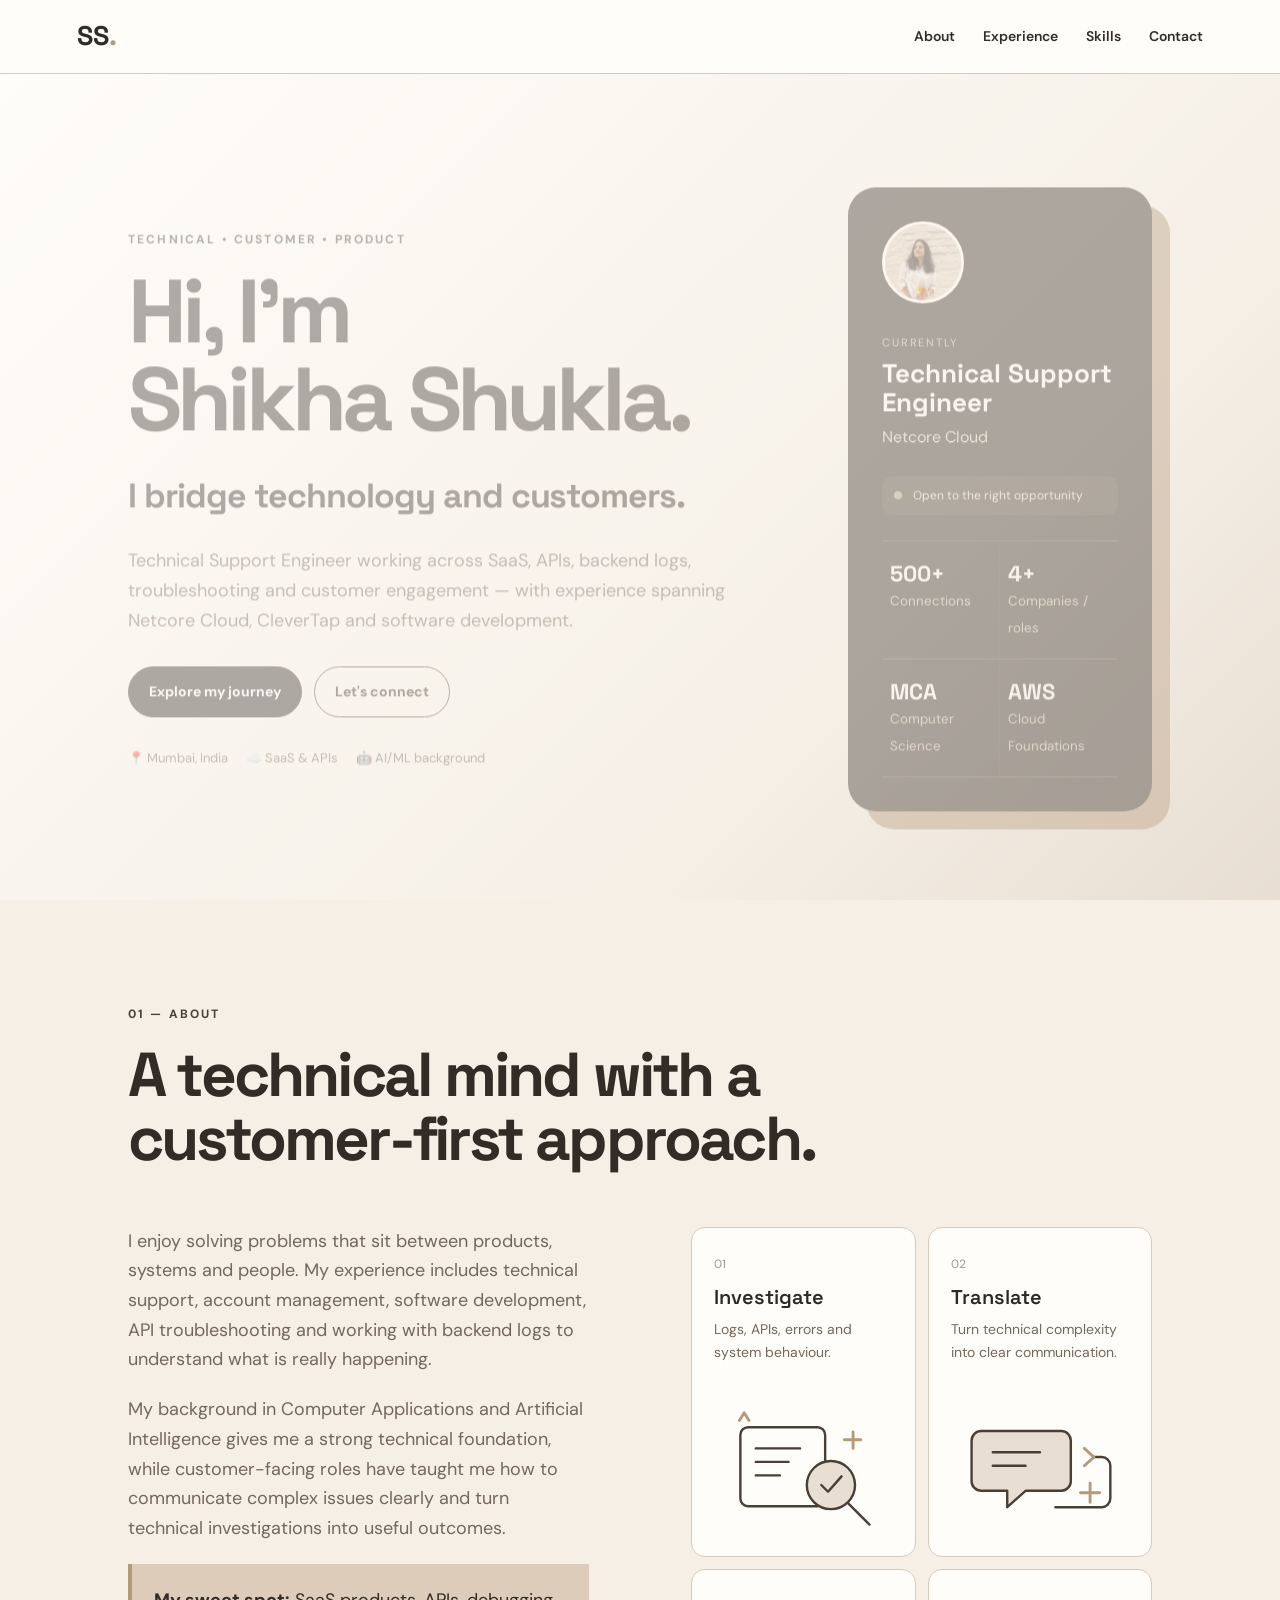
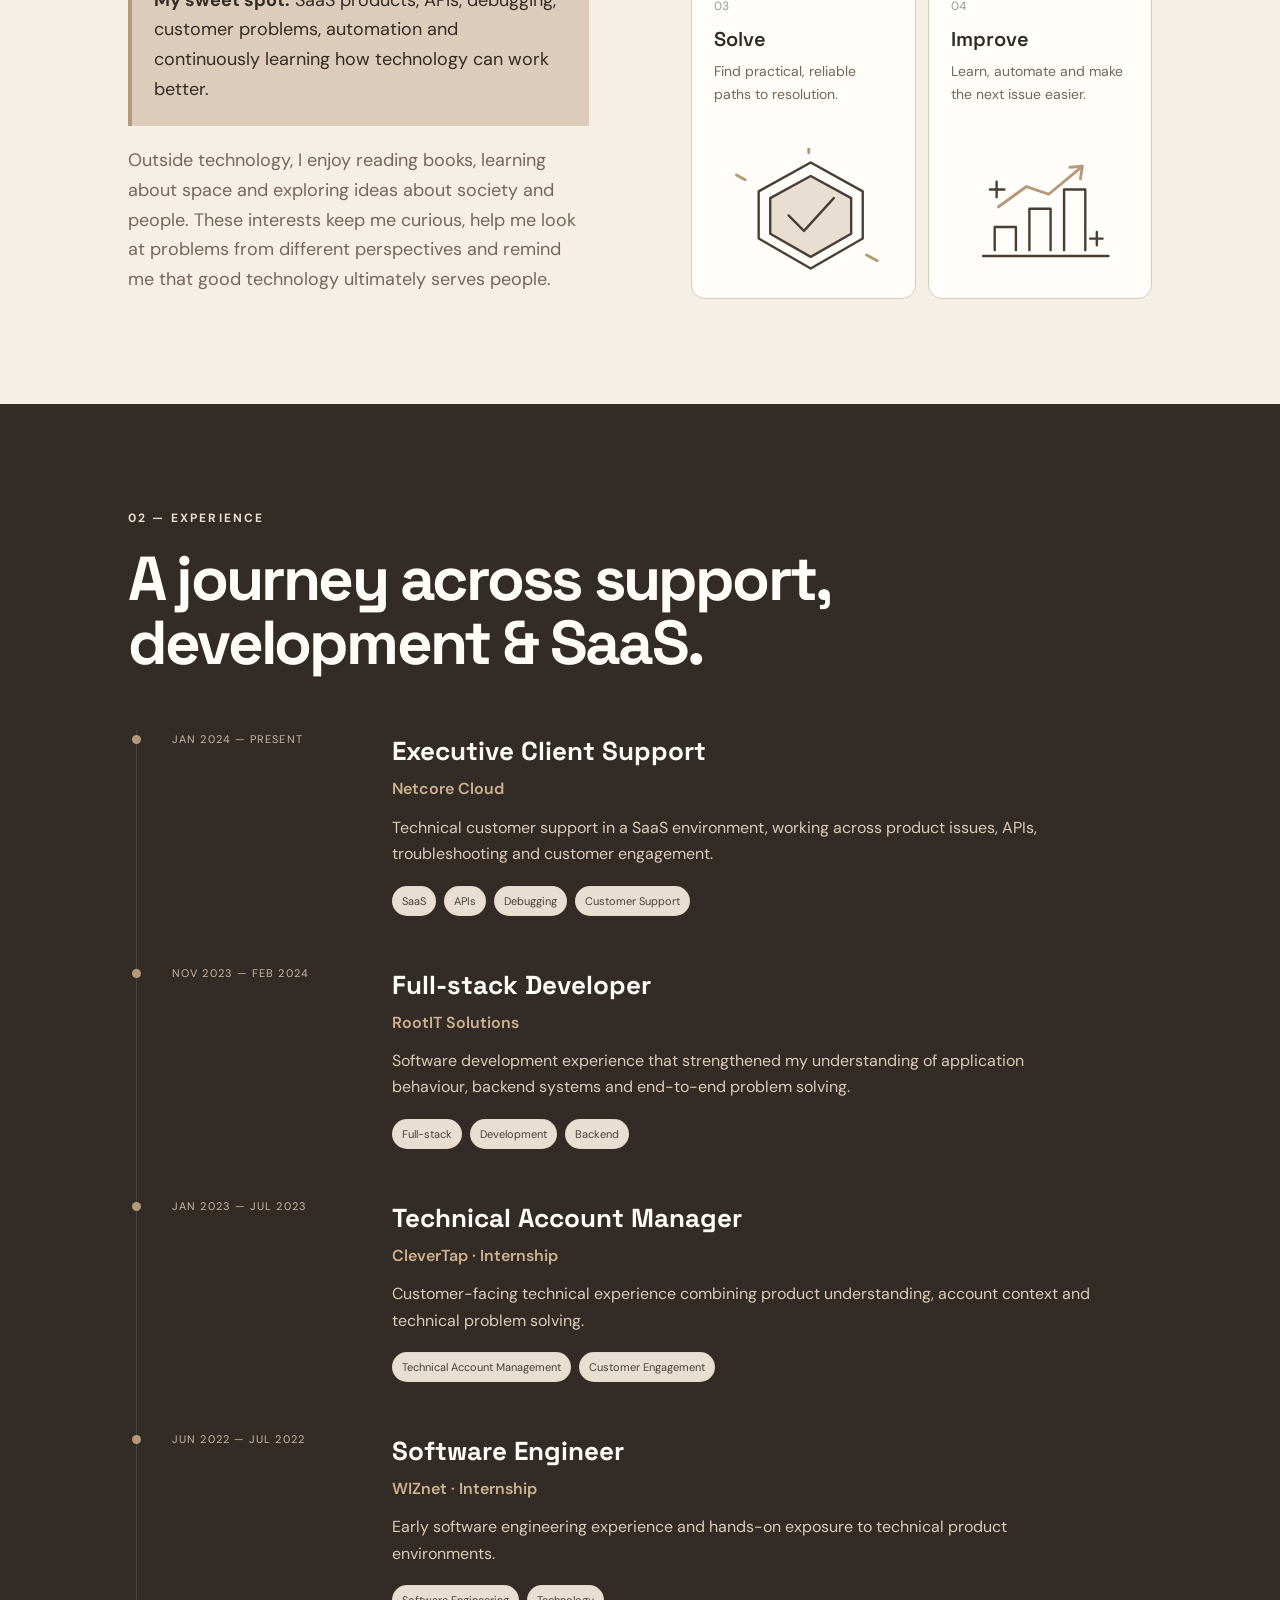
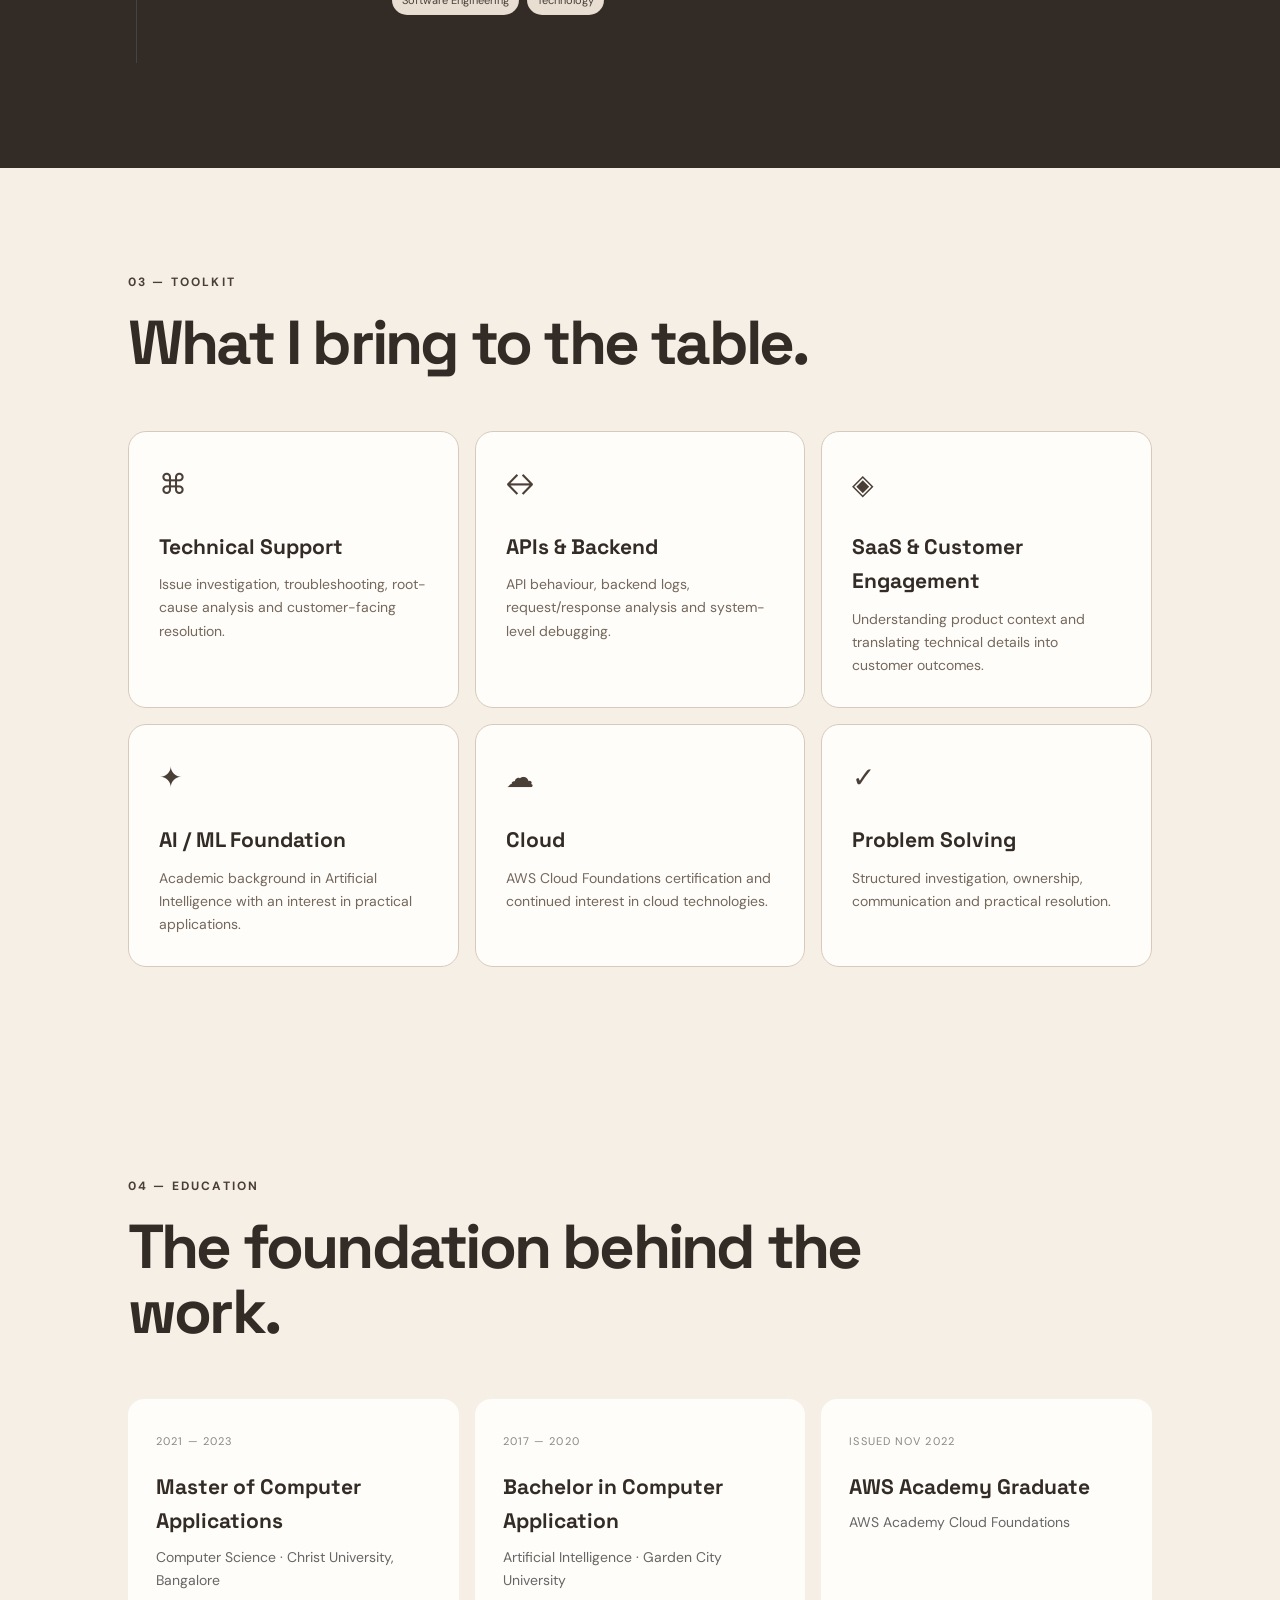
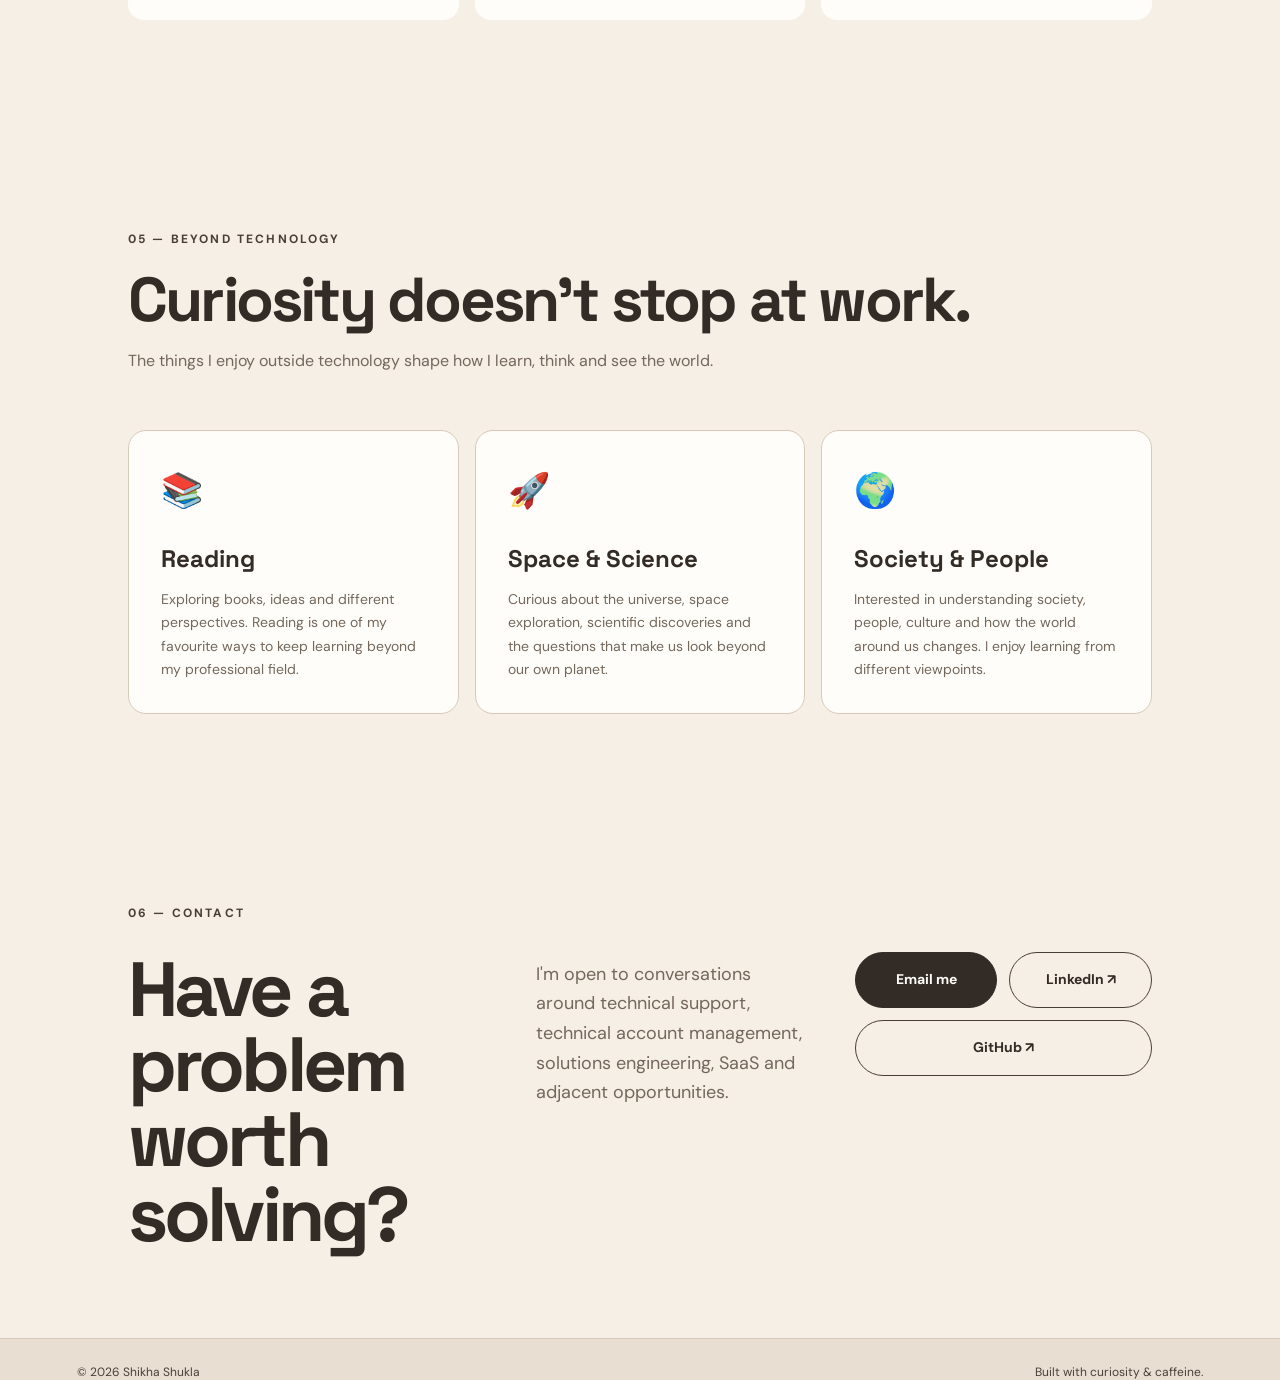
<file: index.html>
<!DOCTYPE html>
<html lang="en">
<head>
  <meta charset="UTF-8" />
  <meta name="viewport" content="width=device-width, initial-scale=1.0" />
  <meta http-equiv="refresh" content="0; url=shikha_profile.html" />
  <title>Shikha Shukla | Portfolio</title>
</head>
<body>
  <p>Redirecting to <a href="shikha_profile.html">Shikha Shukla's portfolio</a>...</p>
</body>
</html>
</file>
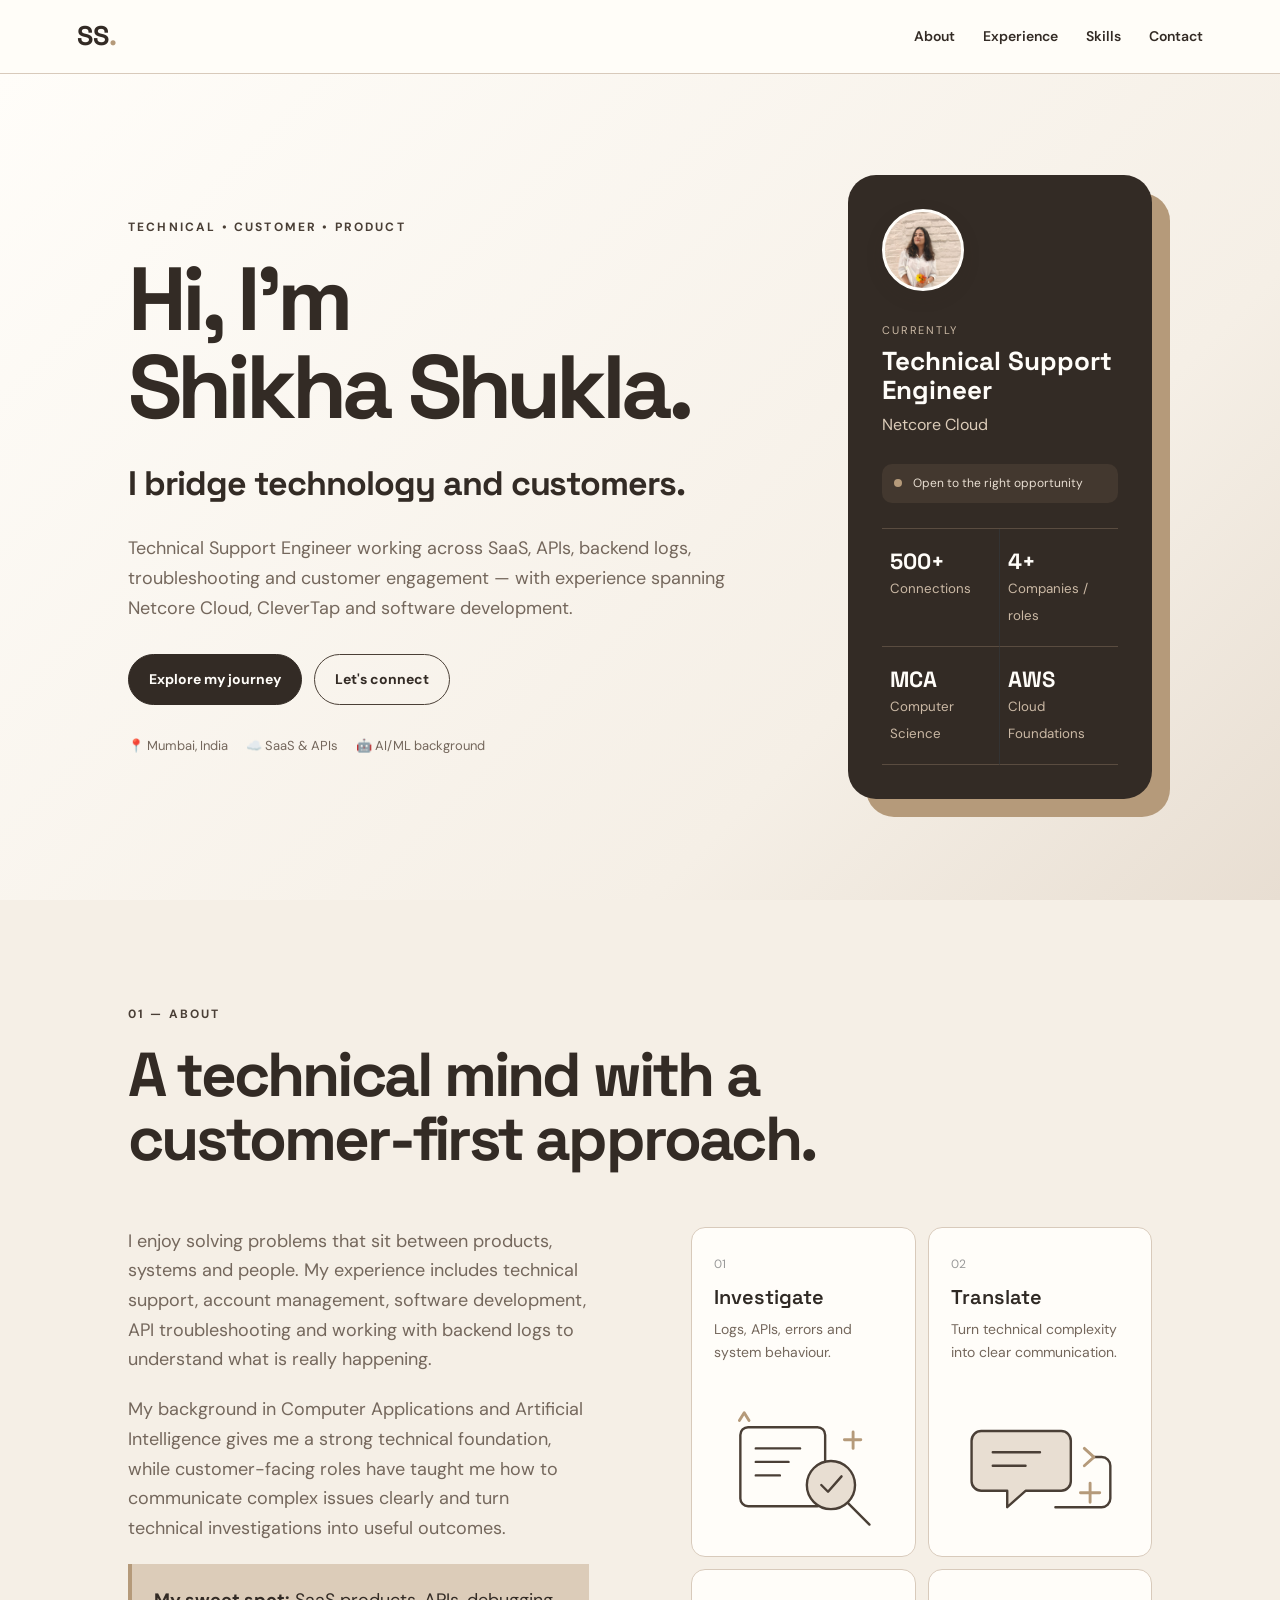
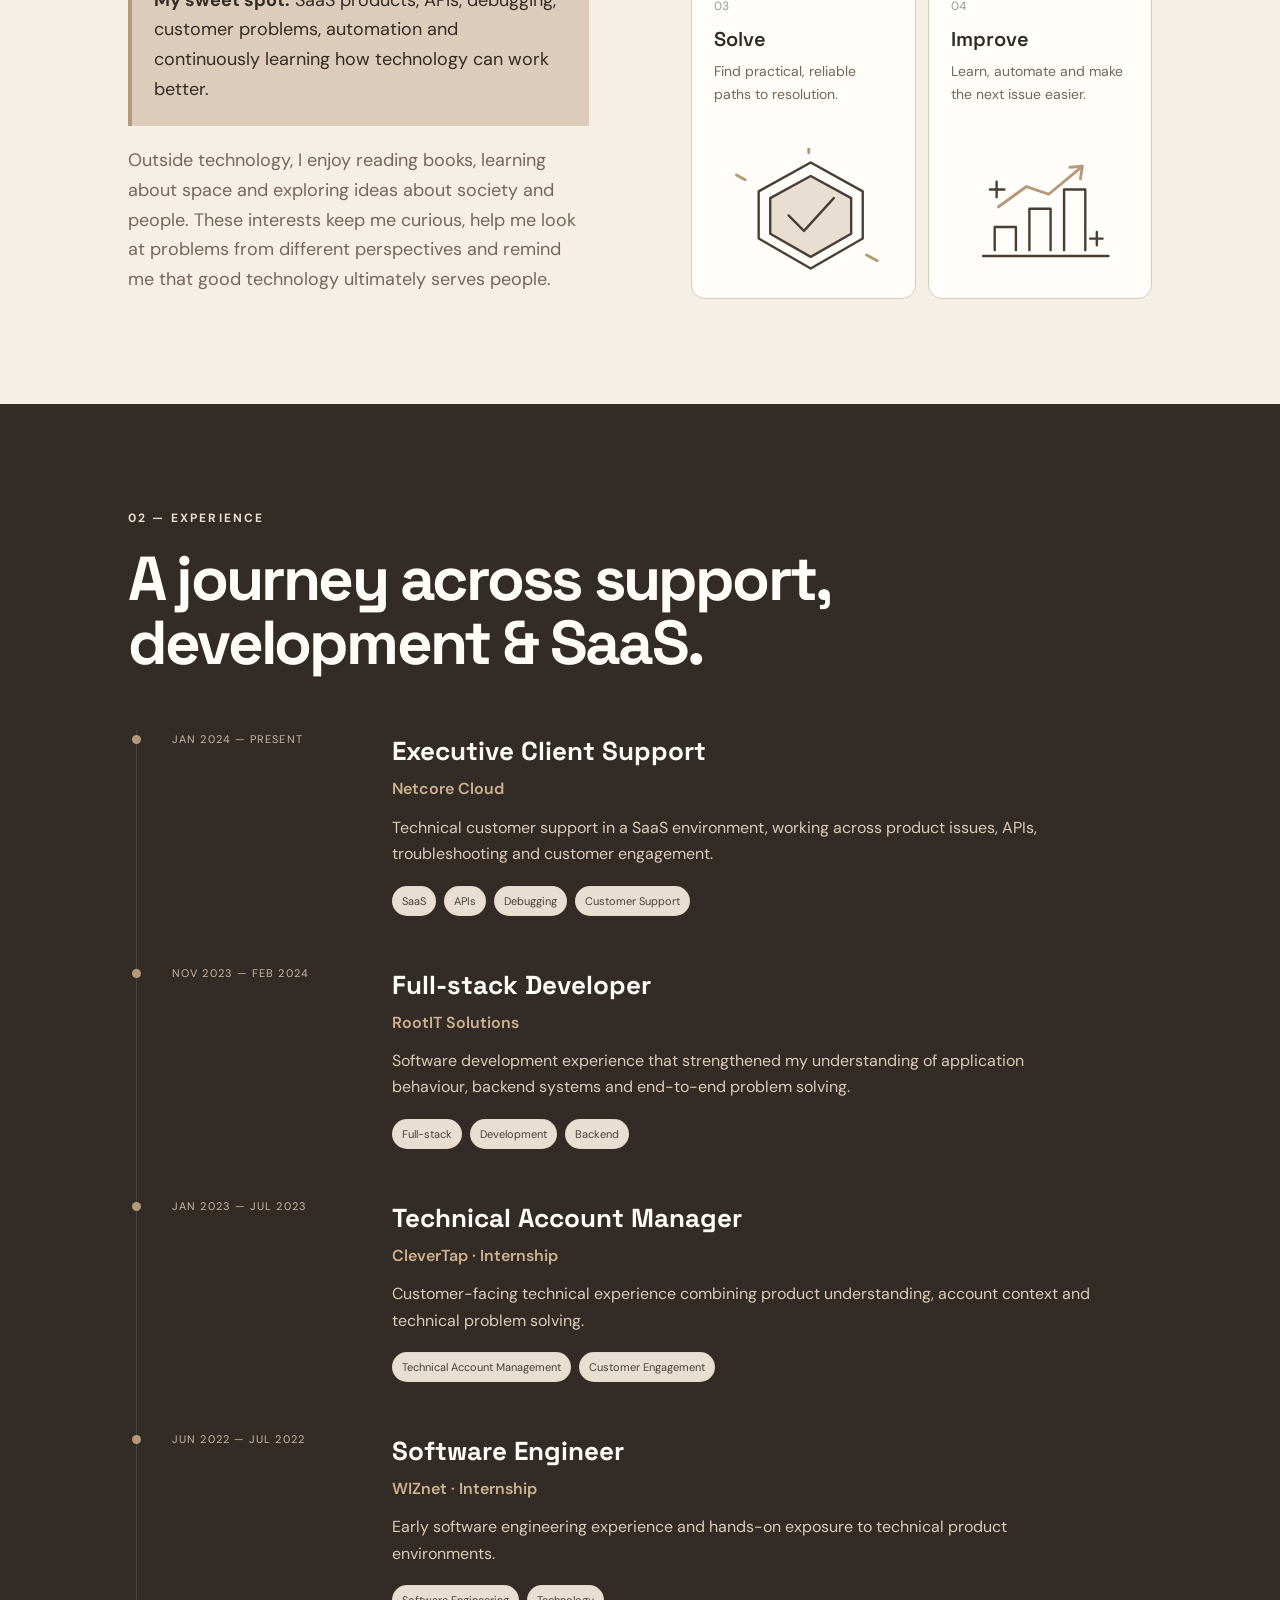
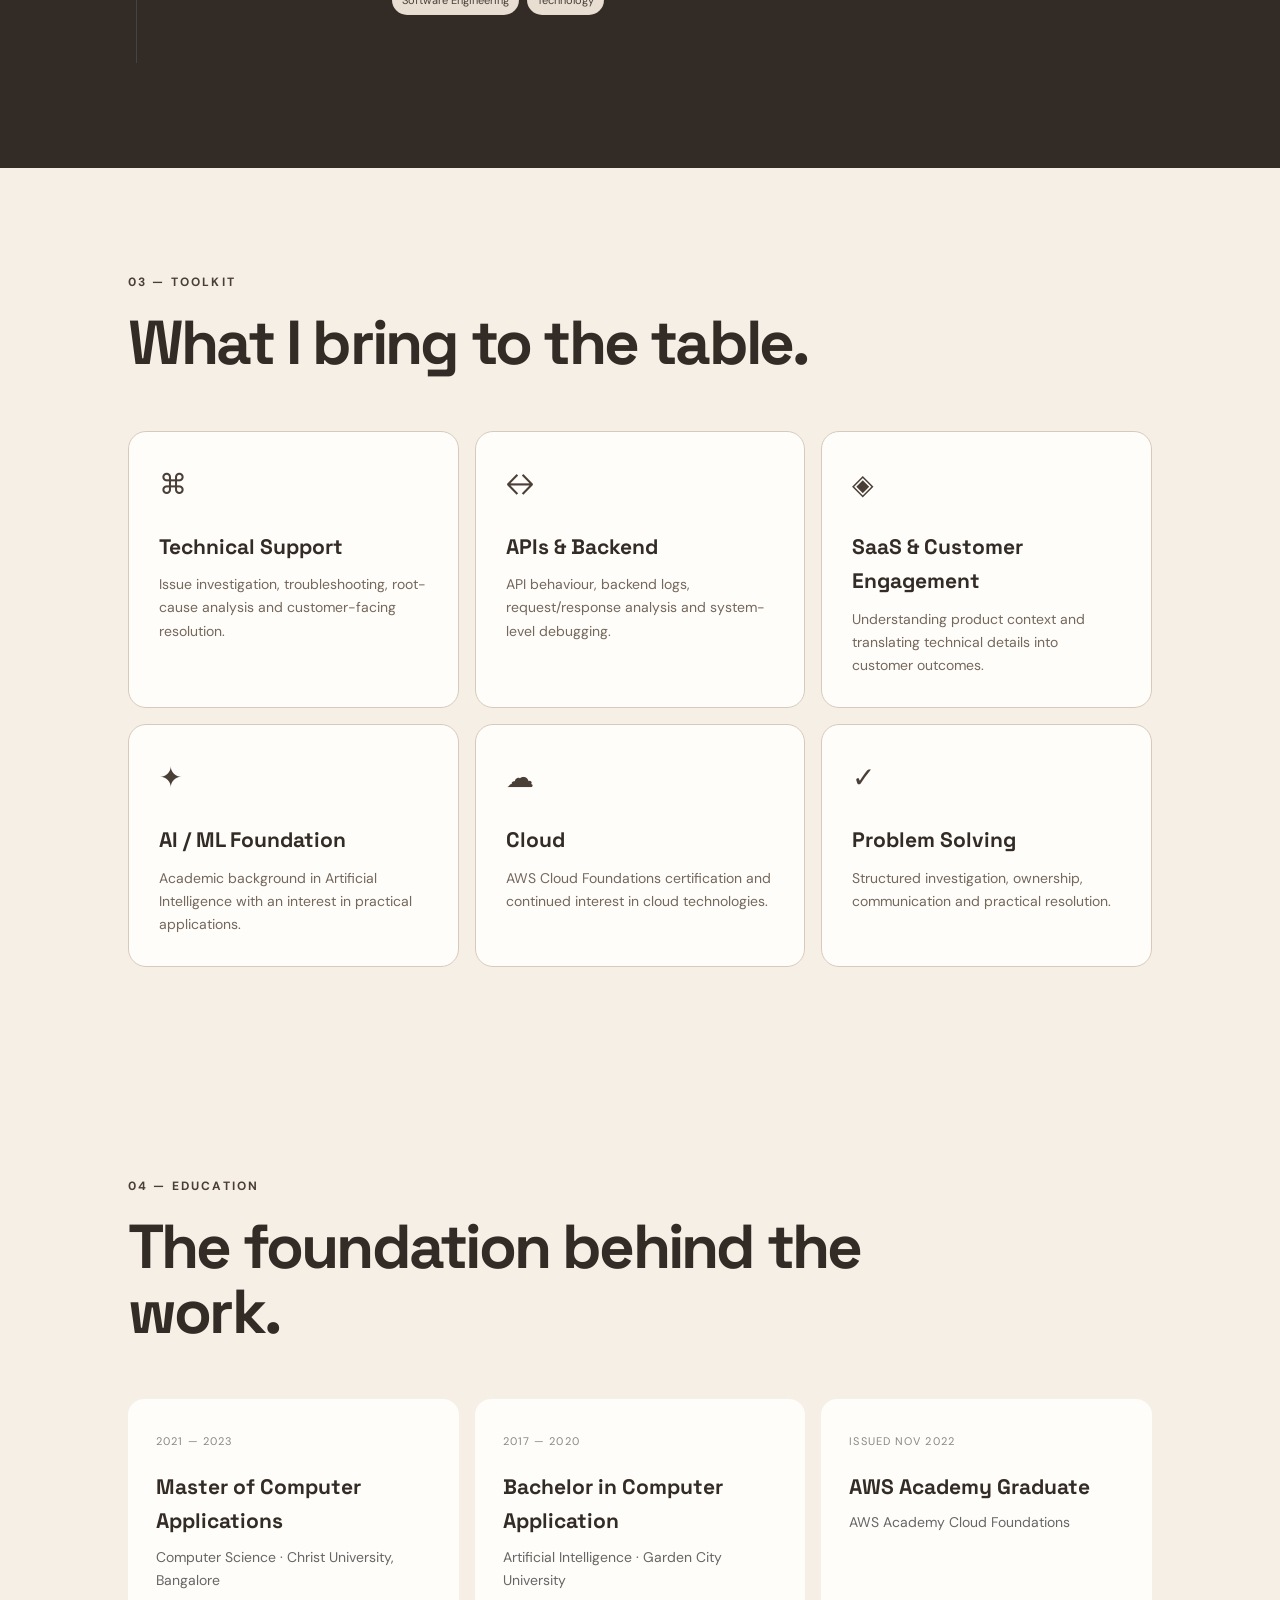
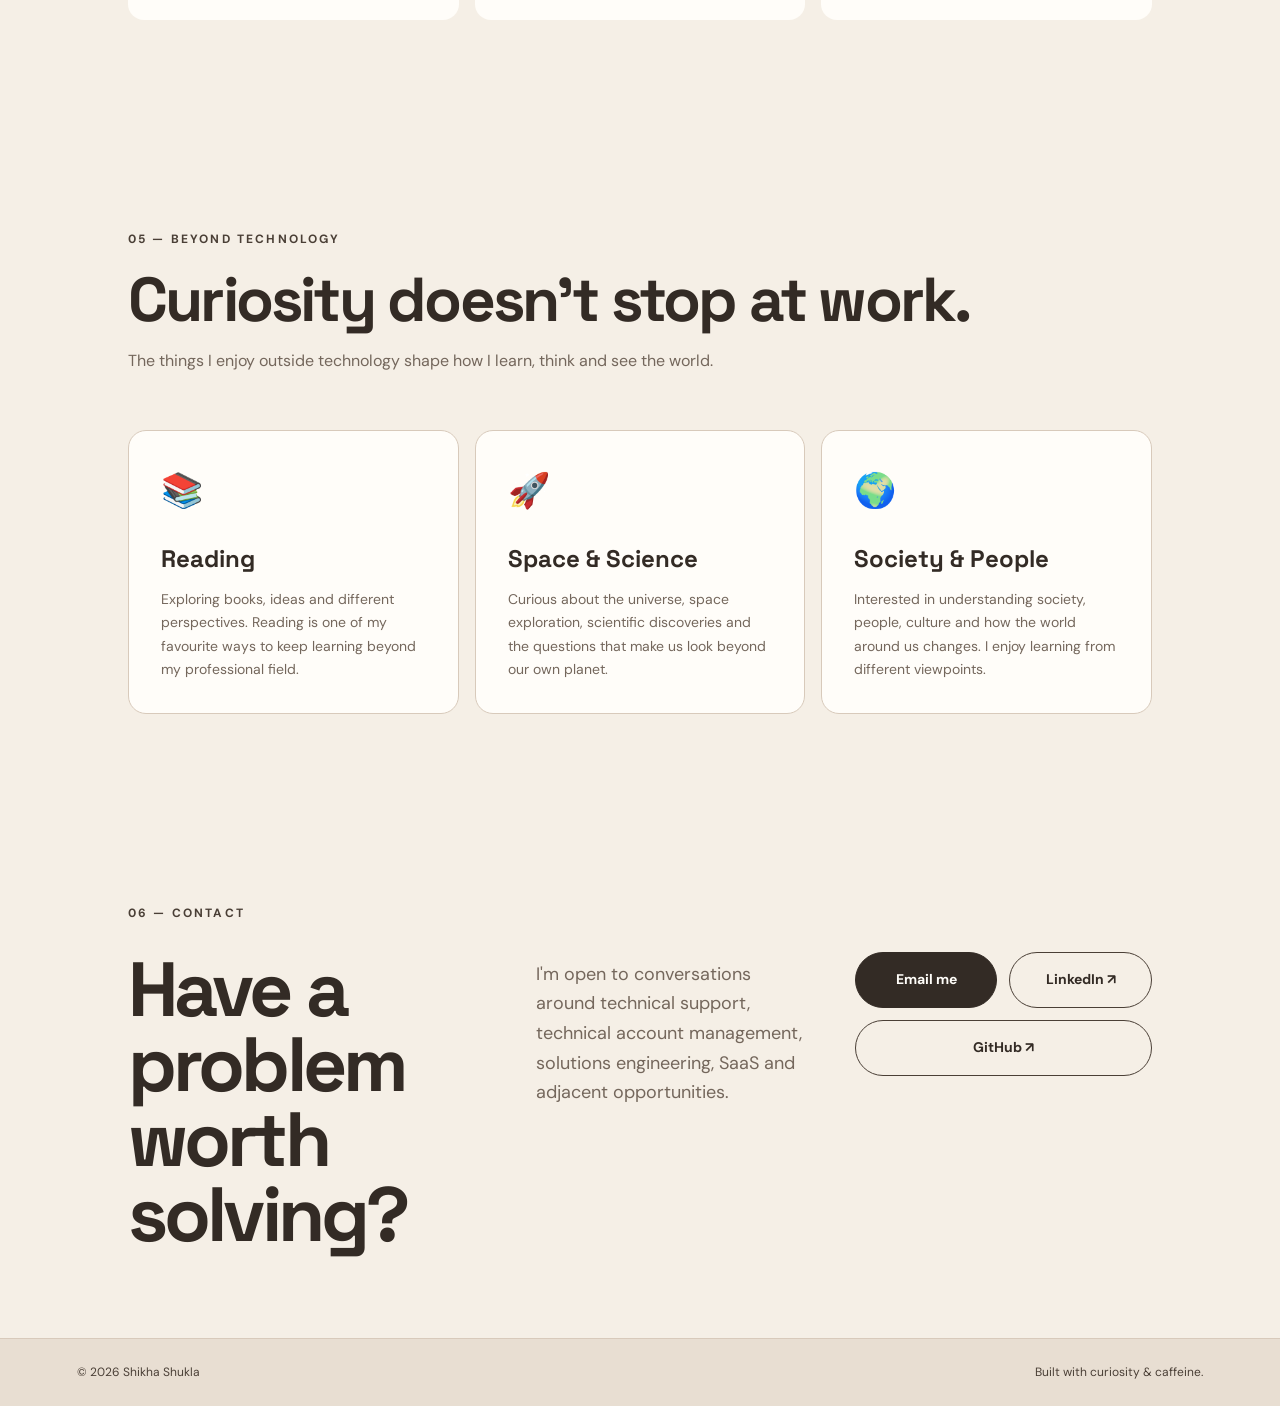
<file: shikha_profile.html>
<!DOCTYPE html>
<html lang="en">
<head>
  <meta charset="UTF-8" />
  <meta name="viewport" content="width=device-width, initial-scale=1.0" />
  <meta name="description" content="Shikha Shukla — Technical Support Engineer, SaaS, APIs, backend troubleshooting and customer engagement." />
  <title>Shikha Shukla | Technical Support Engineer</title>
  <link rel="preconnect" href="https://fonts.googleapis.com">
  <link rel="preconnect" href="https://fonts.gstatic.com" crossorigin>
  <link href="https://fonts.googleapis.com/css2?family=DM+Sans:wght@400;500;600;700&family=Space+Grotesk:wght@500;600;700&display=swap" rel="stylesheet">
  <link rel="stylesheet" href="styles.css?v=b12fba7" />
</head>
<body>
  <header class="nav">
    <a class="brand" href="#home">SS<span>.</span></a>
    <button class="menu" aria-label="Open navigation">☰</button>
    <nav>
      <a href="#about">About</a>
      <a href="#experience">Experience</a>
      <a href="#skills">Skills</a>
      <!-- <a href="#projects">Projects</a> -->
      <!-- <a href="#career">Career Fit</a> -->
      <a href="#contact">Contact</a>
    </nav>
  </header>

  <main>
    <section id="home" class="hero">
      <div class="hero-copy reveal">
        <p class="eyebrow">TECHNICAL • CUSTOMER • PRODUCT</p>
        <h1>Hi, I'm <span>Shikha Shukla.</span></h1>
        <h2>I bridge technology and customers.</h2>
        <p class="lead">
          Technical Support Engineer working across SaaS, APIs, backend logs,
          troubleshooting and customer engagement — with experience spanning Netcore Cloud,
          CleverTap and software development.
        </p>
        <div class="actions">
          <a class="btn primary" href="#experience">Explore my journey</a>
          <a class="btn secondary" href="#contact">Let's connect</a>
        </div>
        <div class="quick-facts">
          <span>📍 Mumbai, India</span>
          <span>☁️ SaaS & APIs</span>
          <span>🤖 AI/ML background</span>
        </div>
      </div>

      <div class="hero-card reveal">
        <div class="avatar"><img src="images/shikha-profile.jpg" alt="Shikha Shukla"></div>
        <p class="card-label">CURRENTLY</p>
        <h3>Technical Support Engineer</h3>
        <p>Netcore Cloud</p>
        <div class="status"><i></i> Open to the right opportunity</div>
        <div class="mini-grid">
          <div><strong>500+</strong><small>Connections</small></div>
          <div><strong>4+</strong><small>Companies / roles</small></div>
          <div><strong>MCA</strong><small>Computer Science</small></div>
          <div><strong>AWS</strong><small>Cloud Foundations</small></div>
        </div>
      </div>
    </section>

    <section id="about" class="section">
      <div class="section-heading">
        <p class="eyebrow">01 — ABOUT</p>
        <h2>A technical mind with a customer-first approach.</h2>
      </div>
      <div class="about-grid">
        <div class="about-text">
          <p>
            I enjoy solving problems that sit between products, systems and people.
            My experience includes technical support, account management, software development,
            API troubleshooting and working with backend logs to understand what is really happening.
          </p>
          <p>
            My background in Computer Applications and Artificial Intelligence gives me a strong
            technical foundation, while customer-facing roles have taught me how to communicate
            complex issues clearly and turn technical investigations into useful outcomes.
          </p>
          <p class="highlight">
            <strong>My sweet spot:</strong> SaaS products, APIs, debugging, customer problems,
            automation and continuously learning how technology can work better.
          </p>
          <p>
            Outside technology, I enjoy reading books, learning about space and exploring ideas
            about society and people. These interests keep me curious, help me look at problems
            from different perspectives and remind me that good technology ultimately serves people.
          </p>
        </div>
        <div class="values">
          <div class="value">
            <span>01</span><strong>Investigate</strong><p>Logs, APIs, errors and system behaviour.</p>
            <svg class="value-doodle" viewBox="0 0 180 140" aria-hidden="true" focusable="false">
              <rect class="doodle-line" x="18" y="22" width="88" height="82" rx="8" />
              <path class="doodle-line" d="M34 44h46M34 58h34M34 72h25" />
              <circle class="doodle-soft" cx="112" cy="82" r="25" />
              <path class="doodle-line" d="m130 101 22 22M102 82l7 7 14-16" />
              <path class="doodle-accent" d="m17 15 5-8 5 8M126 35h17m-8-8v17" />
            </svg>
          </div>
          <div class="value">
            <span>02</span><strong>Translate</strong><p>Turn technical complexity into clear communication.</p>
            <svg class="value-doodle" viewBox="0 0 180 140" aria-hidden="true" focusable="false">
              <path class="doodle-soft" d="M22 26h83a10 10 0 0 1 10 10v42a10 10 0 0 1-10 10H68l-19 17V88H22a10 10 0 0 1-10-10V36a10 10 0 0 1 10-10Z" />
              <path class="doodle-line" d="M34 48h49M34 62h34M99 105h48a9 9 0 0 0 9-9V62a9 9 0 0 0-9-9h-8" />
              <path class="doodle-accent" d="m129 44 10 9-10 9m-4 28h20m-10-10v20" />
            </svg>
          </div>
          <div class="value">
            <span>03</span><strong>Solve</strong><p>Find practical, reliable paths to resolution.</p>
            <svg class="value-doodle" viewBox="0 0 180 140" aria-hidden="true" focusable="false">
              <path class="doodle-line" d="M91 15 145 45v49l-54 31-54-31V45l54-30Z" />
              <path class="doodle-soft" d="M91 29 133 52v37l-42 24-42-24V52l42-23Z" />
              <path class="doodle-line" d="m68 70 16 16 31-34" />
              <path class="doodle-accent" d="M23 33l-9-5m135 83 11 6M89 5V0" />
            </svg>
          </div>
          <div class="value">
            <span>04</span><strong>Improve</strong><p>Learn, automate and make the next issue easier.</p>
            <svg class="value-doodle" viewBox="0 0 180 140" aria-hidden="true" focusable="false">
              <path class="doodle-line" d="M24 112h130M36 106V82h22v24m14 0V63h22v43m14 0V43h22v63" />
              <path class="doodle-accent" d="m40 61 29-21 23 8 35-29m-13 1 13-1-2 13" />
              <path class="doodle-line" d="M31 43h15m-8-8v16m97 43h13m-6-7v14" />
            </svg>
          </div>
        </div>
      </div>
    </section>

    <section id="experience" class="section dark">
      <div class="section-heading">
        <p class="eyebrow">02 — EXPERIENCE</p>
        <h2>A journey across support, development & SaaS.</h2>
      </div>
      <div class="timeline">
        <article class="job">
          <div class="date">JAN 2024 — PRESENT</div>
          <div class="job-body">
            <h3>Executive Client Support</h3><p class="company">Netcore Cloud</p>
            <p>Technical customer support in a SaaS environment, working across product issues, APIs, troubleshooting and customer engagement.</p>
            <div class="tags"><span>SaaS</span><span>APIs</span><span>Debugging</span><span>Customer Support</span></div>
          </div>
        </article>
        <article class="job">
          <div class="date">NOV 2023 — FEB 2024</div>
          <div class="job-body">
            <h3>Full-stack Developer</h3><p class="company">RootIT Solutions</p>
            <p>Software development experience that strengthened my understanding of application behaviour, backend systems and end-to-end problem solving.</p>
            <div class="tags"><span>Full-stack</span><span>Development</span><span>Backend</span></div>
          </div>
        </article>
        <article class="job">
          <div class="date">JAN 2023 — JUL 2023</div>
          <div class="job-body">
            <h3>Technical Account Manager</h3><p class="company">CleverTap · Internship</p>
            <p>Customer-facing technical experience combining product understanding, account context and technical problem solving.</p>
            <div class="tags"><span>Technical Account Management</span><span>Customer Engagement</span></div>
          </div>
        </article>
        <article class="job">
          <div class="date">JUN 2022 — JUL 2022</div>
          <div class="job-body">
            <h3>Software Engineer</h3><p class="company">WIZnet · Internship</p>
            <p>Early software engineering experience and hands-on exposure to technical product environments.</p>
            <div class="tags"><span>Software Engineering</span><span>Technology</span></div>
          </div>
        </article>
      </div>
    </section>

    <section id="skills" class="section">
      <div class="section-heading">
        <p class="eyebrow">03 — TOOLKIT</p>
        <h2>What I bring to the table.</h2>
      </div>
      <div class="skill-grid">
        <div class="skill-card"><div class="icon">⌘</div><h3>Technical Support</h3><p>Issue investigation, troubleshooting, root-cause analysis and customer-facing resolution.</p></div>
        <div class="skill-card"><div class="icon">↔</div><h3>APIs & Backend</h3><p>API behaviour, backend logs, request/response analysis and system-level debugging.</p></div>
        <div class="skill-card"><div class="icon">◈</div><h3>SaaS & Customer Engagement</h3><p>Understanding product context and translating technical details into customer outcomes.</p></div>
        <div class="skill-card"><div class="icon">✦</div><h3>AI / ML Foundation</h3><p>Academic background in Artificial Intelligence with an interest in practical applications.</p></div>
        <div class="skill-card"><div class="icon">☁</div><h3>Cloud</h3><p>AWS Cloud Foundations certification and continued interest in cloud technologies.</p></div>
        <div class="skill-card"><div class="icon">✓</div><h3>Problem Solving</h3><p>Structured investigation, ownership, communication and practical resolution.</p></div>
      </div>
    </section>

    <!-- <section id="projects" class="section projects">
      <div class="section-heading">
        <p class="eyebrow">04 — PROJECTS</p>
        <h2>Work worth putting on the wall.</h2>
        <p class="muted">Replace these placeholders with your real projects. The cards are ready for GitHub or live-demo links.</p>
      </div>
      <div class="project-grid">
        <article class="project-card featured">
          <span class="project-number">01</span>
          <h3>API Troubleshooting Toolkit</h3>
          <p>A practical toolkit or guide for diagnosing API failures, authentication issues, status codes and backend behaviour.</p>
          <div class="tags"><span>APIs</span><span>Debugging</span><span>Documentation</span></div>
          <a href="#" class="project-link placeholder-link">Add project link →</a>
        </article>
        <article class="project-card">
          <span class="project-number">02</span>
          <h3>AI / ML Project</h3>
          <p>Add one of your MCA/BCA projects here. Focus on the problem, your contribution, technology and measurable result.</p>
          <div class="tags"><span>AI/ML</span><span>Python</span><span>Research</span></div>
          <a href="#" class="project-link placeholder-link">Add GitHub link →</a>
        </article>
        <article class="project-card">
          <span class="project-number">03</span>
          <h3>Full-stack Application</h3>
          <p>Showcase a development project from your RootIT or personal work with a short explanation of the architecture.</p>
          <div class="tags"><span>Full-stack</span><span>Backend</span><span>Web</span></div>
          <a href="#" class="project-link placeholder-link">Add demo link →</a>
        </article>
      </div>
    </section> -->

    <!-- <section id="career" class="section career dark">
      <div class="section-heading">
        <p class="eyebrow">04 — CAREER FIT</p>
        <h2>Where could this experience take me?</h2>
        <p>Use the interests below to explore career directions. This is a starting point, not a verdict.</p>
      </div>
      <div class="career-controls">
        <button class="career-btn active" data-career="technical">I like technical problem solving</button>
        <button class="career-btn" data-career="customer">I like customer interaction</button>
        <button class="career-btn" data-career="building">I like building products</button>
        <button class="career-btn" data-career="ai">I want to grow in AI/ML</button>
      </div>
      <div id="career-result" class="career-result"></div>
    </section> -->

    <section class="section education">
      <div class="section-heading">
        <p class="eyebrow">04 — EDUCATION</p>
        <h2>The foundation behind the work.</h2>
      </div>
      <div class="edu-grid">
        <article><span>2021 — 2023</span><h3>Master of Computer Applications</h3><p>Computer Science · Christ University, Bangalore</p></article>
        <article><span>2017 — 2020</span><h3>Bachelor in Computer Application</h3><p>Artificial Intelligence · Garden City University</p></article>
        <article><span>ISSUED NOV 2022</span><h3>AWS Academy Graduate</h3><p>AWS Academy Cloud Foundations</p></article>
      </div>
    </section>

    <section id="interests" class="section interests">
      <div class="section-heading">
        <p class="eyebrow">05 — BEYOND TECHNOLOGY</p>
        <h2>Curiosity doesn't stop at work.</h2>
        <p class="muted">The things I enjoy outside technology shape how I learn, think and see the world.</p>
      </div>
      <div class="interest-grid">
        <article class="interest-card">
          <div class="interest-icon">📚</div>
          <h3>Reading</h3>
          <p>Exploring books, ideas and different perspectives. Reading is one of my favourite ways to keep learning beyond my professional field.</p>
        </article>
        <article class="interest-card">
          <div class="interest-icon">🚀</div>
          <h3>Space & Science</h3>
          <p>Curious about the universe, space exploration, scientific discoveries and the questions that make us look beyond our own planet.</p>
        </article>
        <article class="interest-card">
          <div class="interest-icon">🌍</div>
          <h3>Society & People</h3>
          <p>Interested in understanding society, people, culture and how the world around us changes. I enjoy learning from different viewpoints.</p>
        </article>
      </div>
    </section>

    <section id="contact" class="section contact">
      <p class="eyebrow">06 — CONTACT</p>
      <div class="contact-layout">
        <h2>Have a problem worth solving?</h2>
        <div class="contact-copy">
          <p>I'm open to conversations around technical support, technical account management, solutions engineering, SaaS and adjacent opportunities.</p>
        </div>
        <div class="contact-actions">
          <a class="btn primary" href="mailto:shikhashukla676@gmail.com">Email me</a>
          <a class="btn secondary" href="https://www.linkedin.com/in/shikha-shukla-79318119a/" target="_blank" rel="noopener">LinkedIn ↗</a>
          <a class="btn secondary" href="https://github.com/shikhass2021" target="_blank" rel="noopener">GitHub ↗</a>
        </div>
      </div>
    </section>
  </main>

  <footer>
    <span>© <span id="year"></span> Shikha Shukla</span>
    <span>Built with curiosity & caffeine.</span>
  </footer>

  <script src="script.js"></script>
</body>
</html>
</file>
<file: styles.css>
*{box-sizing:border-box;margin:0;padding:0}
:root{
  --bg:#F5EFE6;
  --surface:#FFFDF9;
  --surface-2:#E8DED2;
  --dark:#332B25;
  --dark-2:#4A3F36;
  --text:#2F2924;
  --muted:#74675C;
  --accent:#B59A7A;
  --accent-soft:#DCCCB9;
  --line:#D8CABB;
  --white:#FFFDF9;
}
html{scroll-behavior:smooth}
body{font-family:"DM Sans",sans-serif;background:var(--bg);color:var(--text);line-height:1.65}
h1,h2,h3,.brand{font-family:"Space Grotesk",sans-serif}
a{color:inherit;text-decoration:none}
.nav{height:74px;display:flex;align-items:center;justify-content:space-between;padding:0 6vw;border-bottom:1px solid var(--line);position:sticky;top:0;background:rgba(245,244,239,.92);backdrop-filter:blur(12px);z-index:20}
.brand{font-size:27px;font-weight:700}.brand span{color:#8dbb00}
.nav nav{display:flex;gap:28px;font-size:14px;font-weight:600}.nav nav a:hover{color:#7da900}.menu{display:none;background:none;border:0;font-size:24px}
.hero{min-height:calc(100vh - 74px);display:grid;grid-template-columns:1.35fr .65fr;gap:7vw;align-items:center;padding:7vw 10vw}
.eyebrow{font-size:12px;font-weight:700;letter-spacing:.18em;color:#7a7a73;margin-bottom:18px}
.hero h1{font-size:clamp(48px,7vw,92px);line-height:.98;letter-spacing:-.055em;max-width:850px}.hero h1 span{display:block}
.hero h2{font-size:clamp(22px,3vw,34px);margin-top:25px;letter-spacing:-.03em}
.lead{font-size:18px;color:var(--muted);max-width:720px;margin:22px 0 30px}
.actions,.contact-actions{display:flex;gap:12px;flex-wrap:wrap}.btn{padding:13px 20px;border-radius:999px;font-weight:700;font-size:14px;border:1px solid var(--text);display:inline-block;transition:.2s}.btn:hover{transform:translateY(-2px)}.primary{background:var(--text);color:white}.secondary{background:transparent}
.quick-facts{display:flex;gap:18px;flex-wrap:wrap;margin-top:30px;color:#555;font-size:13px}
.hero-card{background:var(--dark);color:#fff;border-radius:28px;padding:34px;box-shadow:18px 18px 0 var(--accent);transform:rotate(1deg)}
.avatar{height:78px;width:78px;border-radius:50%;overflow:hidden;margin-bottom:30px}
.card-label{font-size:11px;letter-spacing:.16em;color:#aaa}.hero-card h3{font-size:26px;line-height:1.1;margin:8px 0}.hero-card>p:not(.card-label){color:#bbb}.status{margin:25px 0;padding:10px 12px;background:#242424;border-radius:10px;font-size:12px;color:#ddd}.status i{display:inline-block;width:8px;height:8px;border-radius:50%;background:var(--accent);margin-right:8px}
.mini-grid{display:grid;grid-template-columns:1fr 1fr;border-top:1px solid #333}.mini-grid div{padding:18px 8px;border-bottom:1px solid #333}.mini-grid div:nth-child(odd){border-right:1px solid #333}.mini-grid strong{display:block;font:700 22px "Space Grotesk"}.mini-grid small{color:#999}
.section{padding:105px 10vw}.section-heading{max-width:850px;margin-bottom:55px}.section-heading h2{font-size:clamp(34px,5vw,62px);line-height:1.04;letter-spacing:-.045em}.section-heading>p:last-child{margin-top:16px;color:#aaa}
.about-grid{display:grid;grid-template-columns:1fr 1fr;gap:8vw}.about-text{font-size:18px;color:#555}.about-text p+p{margin-top:20px}.highlight{padding:22px;border-left:4px solid var(--accent);background:#ebeae4;color:#333}
.values{display:grid;grid-template-columns:1fr 1fr;gap:12px}.value{position:relative;overflow:hidden;min-height:330px;padding:22px 22px 170px;background:var(--surface);border:1px solid var(--line);border-radius:14px}.value span{font-size:12px;color:#999}.value strong{display:block;font:600 20px "Space Grotesk";margin:8px 0}.value p{font-size:14px;color:var(--muted)}
.value-doodle{position:absolute;right:18px;bottom:15px;width:min(78%,220px);height:auto;color:var(--dark-2)}
.doodle-line{fill:none;stroke:currentColor;stroke-width:2.5;stroke-linecap:round;stroke-linejoin:round}
.doodle-soft{fill:var(--surface-2);stroke:currentColor;stroke-width:2.5;stroke-linecap:round;stroke-linejoin:round}
.doodle-accent{fill:none;stroke:var(--accent);stroke-width:3;stroke-linecap:round;stroke-linejoin:round}
.dark{background:var(--dark);color:#fff}.dark .eyebrow{color:#aaa}.timeline{border-left:1px solid #444;margin-left:8px}.job{display:grid;grid-template-columns:180px 1fr;gap:40px;padding:0 0 48px 35px;position:relative}.job:before{content:"";position:absolute;left:-5px;top:5px;width:9px;height:9px;border-radius:50%;background:var(--accent)}.date{font-size:11px;letter-spacing:.1em;color:#888}.job-body h3{font-size:26px}.company{color:var(--accent);font-weight:600;margin:3px 0 12px}.job-body>p:not(.company){color:#aaa;max-width:700px}.tags{display:flex;gap:8px;flex-wrap:wrap;margin-top:18px}.tags span{font-size:11px;border:1px solid rgba(255,255,255,.16);padding:5px 9px;border-radius:999px;color:#999}.section:not(.dark) .tags span{border-color:var(--line);color:#666}
.skill-grid{display:grid;grid-template-columns:repeat(3,1fr);gap:16px}.skill-card{background:var(--surface);border:1px solid var(--line);padding:30px;border-radius:18px;transition:.25s}.skill-card:hover{transform:translateY(-5px);box-shadow:0 15px 30px rgba(0,0,0,.06)}.icon{font-size:28px;margin-bottom:22px}.skill-card h3{font-size:21px;margin-bottom:9px}.skill-card p{font-size:14px;color:var(--muted)}
.project-grid{display:grid;grid-template-columns:repeat(3,1fr);gap:16px}.project-card{background:var(--surface);border:1px solid var(--line);padding:32px;border-radius:18px;min-height:300px;display:flex;flex-direction:column}.project-card.featured{background:#e9ffb5;border-color:#d7ef99}.project-number{font:700 13px "Space Grotesk";color:#888}.project-card h3{font-size:26px;margin:28px 0 12px}.project-card p{color:#666;font-size:14px}.project-link{margin-top:auto;padding-top:25px;font-weight:700;font-size:13px}.placeholder-link{cursor:pointer}
.career-controls{display:flex;gap:10px;flex-wrap:wrap;margin-bottom:30px}.career-btn{background:#242424;border:1px solid #3a3a3a;color:#ccc;border-radius:999px;padding:11px 15px;cursor:pointer;font:500 13px "DM Sans"}.career-btn.active,.career-btn:hover{background:var(--accent);color:#111;border-color:var(--accent)}.career-result{background:#222;border:1px solid #333;border-radius:20px;padding:32px;min-height:180px}.career-result h3{font-size:30px}.career-result p{color:#aaa;max-width:750px;margin-top:8px}.match{display:inline-block;margin-top:16px;background:var(--accent);color:#111;padding:7px 12px;border-radius:999px;font-weight:700;font-size:12px}
.edu-grid{display:grid;grid-template-columns:repeat(3,1fr);gap:16px}.edu-grid article{padding:28px;background:#ebeae4;border-radius:16px}.edu-grid span{font-size:11px;color:#888;letter-spacing:.1em}.edu-grid h3{font-size:21px;margin:16px 0 7px}.edu-grid p{font-size:14px;color:#666}
.contact{background:var(--accent);padding-top:85px;padding-bottom:85px}.contact-box{max-width:850px}.contact h2{font-size:clamp(42px,6vw,76px);line-height:1;letter-spacing:-.05em}.contact-box>p:not(.eyebrow):not(.small-note){max-width:650px;margin:20px 0 28px;font-size:18px}.contact .secondary{border-color:#111}.small-note{font-size:11px!important;color:#526000;margin-top:20px}
footer{padding:24px 6vw;display:flex;justify-content:space-between;font-size:12px;color:#888;background:#111;color:#888}
.muted{color:var(--muted)!important}
.reveal{animation:up .7s ease both}@keyframes up{from{opacity:0;transform:translateY(20px)}to{opacity:1;transform:none}}
@media(max-width:850px){.nav{padding:0 5vw}.nav nav{display:none}.menu{display:block}.nav.open nav{display:flex;position:absolute;top:74px;left:0;right:0;background:var(--bg);padding:22px 5vw;flex-direction:column;gap:15px;border-bottom:1px solid var(--line)}
.hero{grid-template-columns:1fr;padding:70px 7vw}.hero-card{max-width:480px}.section{padding:75px 7vw}.about-grid,.skill-grid,.project-grid,.edu-grid{grid-template-columns:1fr}.values{grid-template-columns:1fr 1fr}.job{grid-template-columns:1fr;gap:8px}.hero h1{font-size:55px}}
@media(max-width:500px){.hero{padding-top:55px}.hero h1{font-size:48px}.values{grid-template-columns:1fr}.hero-card{box-shadow:10px 10px 0 var(--accent)}.section{padding:65px 6vw}footer{flex-direction:column;gap:8px}}

.interest-grid{display:grid;grid-template-columns:repeat(3,1fr);gap:16px}
.interest-card{background:var(--surface);border:1px solid var(--line);padding:32px;border-radius:18px;transition:.25s}
.interest-card:hover{transform:translateY(-5px);box-shadow:0 15px 30px rgba(0,0,0,.06)}
.interest-icon{font-size:34px;margin-bottom:20px}
.interest-card h3{font-size:24px;margin-bottom:10px}
.interest-card p{font-size:14px;color:var(--muted)}
@media(max-width:850px){.interest-grid{grid-template-columns:1fr}}


/* Profile photo */
.avatar img {
  width: 100%;
  height: 100%;
  object-fit: cover;
  display: block;
}


/* Beige / white / dark-beige portfolio theme */
body{
  background:var(--bg);
  color:var(--text);
}
.nav{
  background:rgba(255,253,249,.94);
  border-bottom:1px solid var(--line);
}
.hero{
  background:linear-gradient(135deg,#FFFDF9 0%,#F5EFE6 65%,#E8DED2 100%);
}
.hero-card,
.skill-card,
.project-card,
.interest-card,
.edu-grid article,
.contact-box{
  background:var(--surface);
  border-color:var(--line);
}
.hero-card{
  box-shadow:0 18px 45px rgba(79,62,45,.10);
}
.dark,
.career.dark{
  background:var(--dark);
  color:#FFFDF9;
}
.dark .job-body,
.dark .section-heading p,
.dark .career-result{
  color:#E8DED2;
}
.btn.primary{
  background:var(--dark);
  color:#FFFDF9;
}
.btn.secondary{
  background:transparent;
  color:var(--dark);
  border-color:var(--dark-2);
}
.dark .btn.secondary{
  color:#FFFDF9;
  border-color:#BFAF9F;
}
.avatar{
  background:var(--accent-soft);
  border:3px solid #FFFDF9;
  box-shadow:0 6px 18px rgba(79,62,45,.14);
}
.tags span{
  background:var(--surface-2);
  color:var(--dark-2);
}
.highlight{
  background:var(--accent-soft);
  border-left-color:var(--accent);
}
.icon,
.interest-icon{
  color:var(--dark-2);
}
footer{
  background:#E8DED2;
  color:var(--dark-2);
  border-top:1px solid var(--line);
}
a{color:inherit}


/* Final classy beige / white / dark-beige theme */
body{
  background:var(--bg);
  color:var(--text);
}
.nav{
  background:rgba(255,253,249,.96);
  color:var(--dark);
  border-bottom:1px solid var(--line);
}
.nav nav a:hover{color:var(--dark-2)}
.brand span{color:var(--accent)}

.hero{
  background:linear-gradient(135deg,#FFFDF9 0%,#F5EFE6 70%,#E8DED2 100%);
}
.hero h1,.hero h2,.section-heading h2,.skill-card h3,
.project-card h3,.interest-card h3,.edu-grid h3{
  color:var(--dark);
}
.eyebrow{color:var(--dark-2)}
.lead,.about-text,.quick-facts{color:var(--muted)}
.btn{border-color:var(--dark)}
.primary{background:var(--dark);color:#FFFDF9}
.secondary{color:var(--dark);background:transparent}

.hero-card{
  background:var(--dark);
  color:#FFFDF9;
  box-shadow:18px 18px 0 var(--accent);
}
.hero-card h3{color:#FFFDF9}
.hero-card>p:not(.card-label){color:#DCCCB9}
.card-label{color:#CBB9A5}
.status{background:#43382F;color:#E8DED2}
.mini-grid{border-color:#5A4C40}
.mini-grid div{border-color:#5A4C40}
.mini-grid small{color:#CBB9A5}

.section:not(.dark){
  background:var(--bg);
}
.value,.skill-card,.project-card,.interest-card,.edu-grid article{
  background:var(--surface);
  border-color:var(--line);
}
.value p,.skill-card p,.project-card p,.interest-card p{color:var(--muted)}
.highlight{background:var(--accent-soft);color:var(--dark)}
.icon,.interest-icon{color:var(--dark-2)}

.dark{
  background:var(--dark);
  color:#FFFDF9;
}
.dark .section-heading h2,
.dark .job-body h3{color:#FFFDF9}
.dark .eyebrow{color:#CBB9A5}
.dark .section-heading>p:last-child,
.dark .job-body>p:not(.company){color:#DCCCB9}
.dark .date{color:#CBB9A5}
.company{color:#CDB28F}
.tags span{color:#DCCCB9;border-color:rgba(220,204,185,.28)}
.dark .tags span{color:var(--dark-2)}

.project-card.featured{
  background:#E8DED2;
  border-color:#D2C0AC;
}

.contact{
  background:#F5EFE6;
}
.contact>.eyebrow{margin-bottom:28px}
.contact-layout{display:grid;grid-template-columns:minmax(0,1.2fr) minmax(230px,.9fr) minmax(280px,1fr);gap:clamp(28px,4vw,64px);align-items:start}
.contact-layout h2{max-width:6.5ch;font-size:clamp(52px,6vw,92px);line-height:.98;color:var(--dark)}
.contact-copy{padding-top:8px}
.contact-copy>p:first-child{max-width:34ch;font-size:18px;color:var(--muted)}
.contact-copy .small-note{max-width:38ch}
.contact-actions{gap:12px;align-items:flex-start}
.contact-actions .btn{display:flex;align-items:center;justify-content:center;min-height:56px;flex:1 1 135px;padding:14px 16px;text-align:center;white-space:nowrap}
@media(max-width:980px){.contact-layout{grid-template-columns:1fr 1fr;gap:32px}.contact-layout h2{grid-column:1/-1;max-width:9ch}.contact-actions{grid-column:2;grid-row:2}}
@media(max-width:600px){.contact-layout{grid-template-columns:1fr;gap:20px}.contact-layout h2{grid-column:auto;max-width:8ch;font-size:clamp(48px,13vw,64px)}.contact-copy{padding-top:0}.contact-actions{grid-column:auto;grid-row:auto}.contact-actions .btn{flex-basis:140px}}
.contact-box{
  background:var(--surface);
  border:1px solid var(--line);
}
footer{
  background:#E8DED2;
  color:var(--dark-2);
  border-top:1px solid var(--line);
}

/* Small, classy profile crop: shows the upper half rather than the full-body photo. */
.avatar{
  width:82px;
  height:82px;
  border-radius:50%;
  overflow:hidden;
  margin-bottom:30px;
  border:3px solid #FFFDF9;
  background:var(--accent-soft);
  box-shadow:0 6px 18px rgba(51,43,37,.16);
}
.avatar img{
  width:100%;
  height:100%;
  display:block;
  object-fit:cover;
  object-position:center 28%;
}

/* Final profile avatar: upper-body crop, not full-body */
.avatar{
  width:82px;
  height:82px;
  border-radius:50%;
  overflow:hidden;
  flex:0 0 82px;
  border:3px solid #FFFDF9;
  background:#E8DED2;
  box-shadow:0 6px 18px rgba(51,43,37,.14);
}
.avatar img{
  width:100%;
  height:100%;
  display:block;
  object-fit:cover;
  object-position:center;
}
</file>
